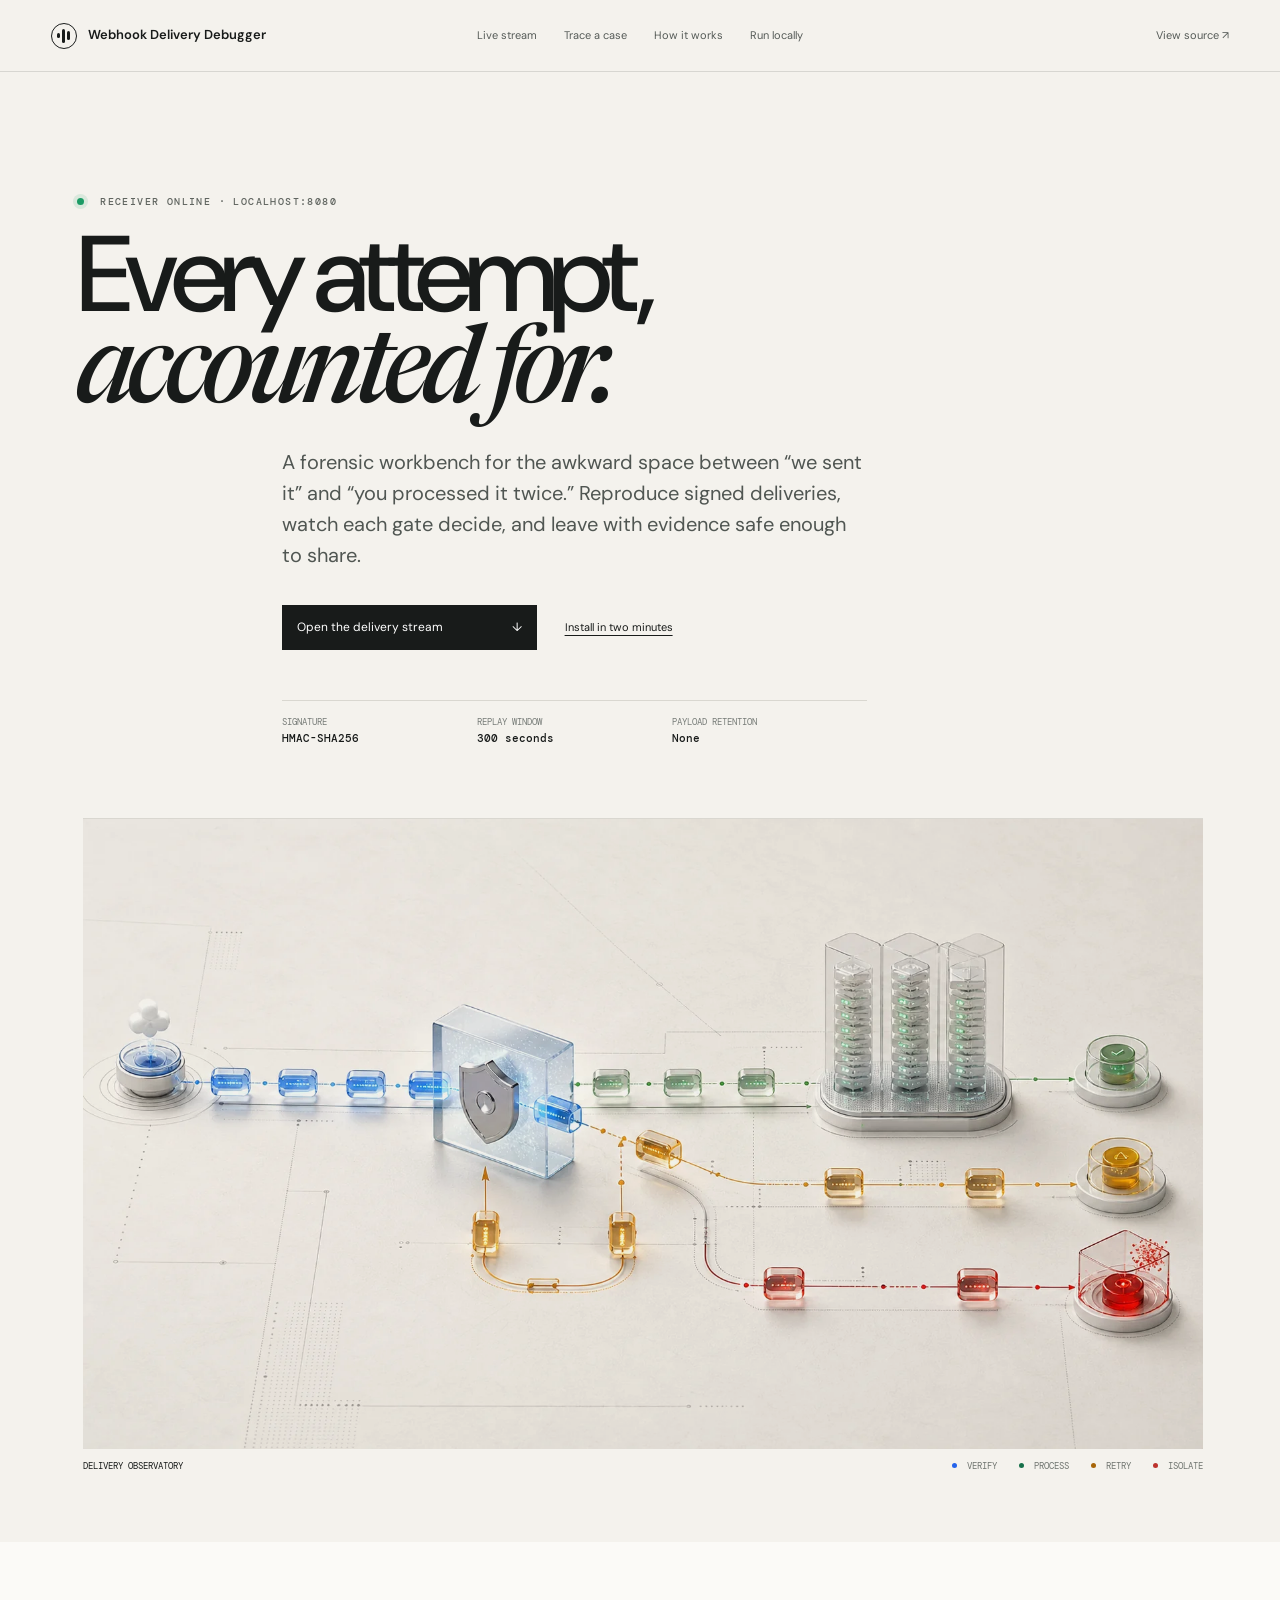
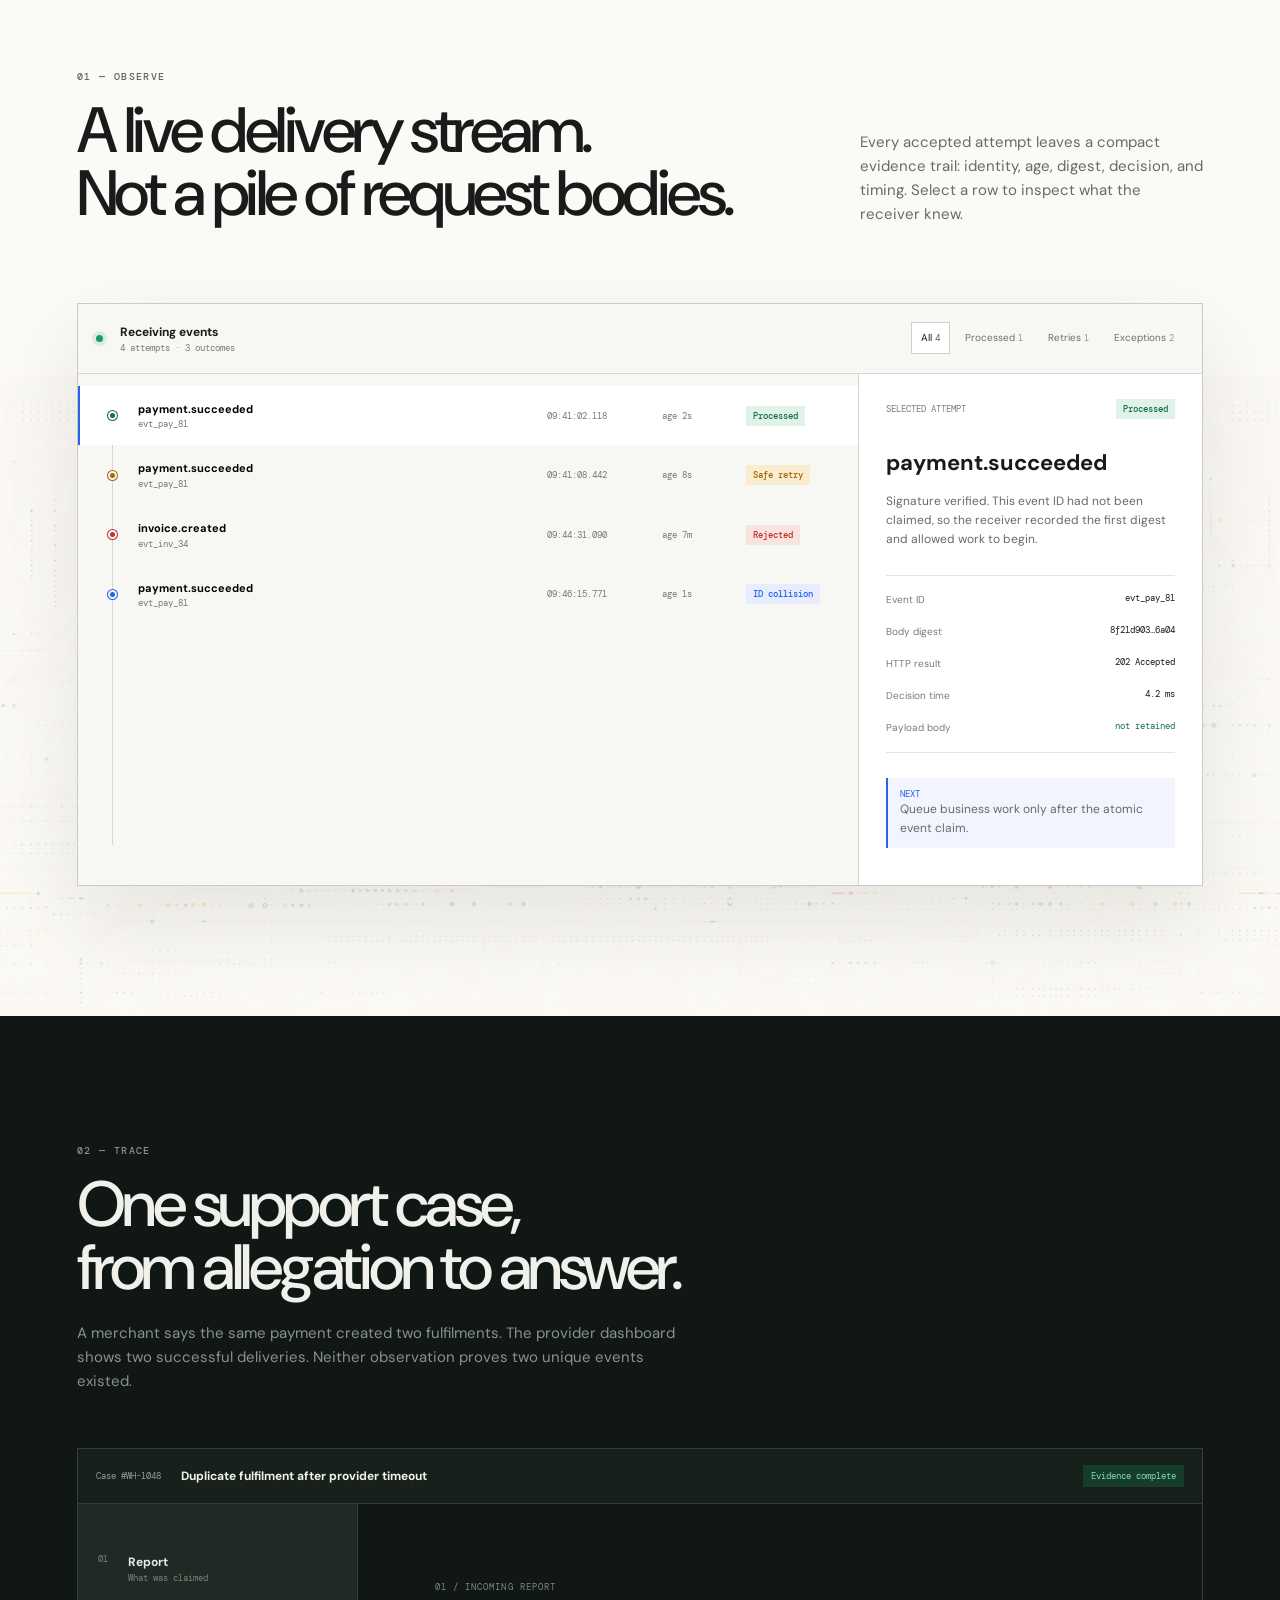
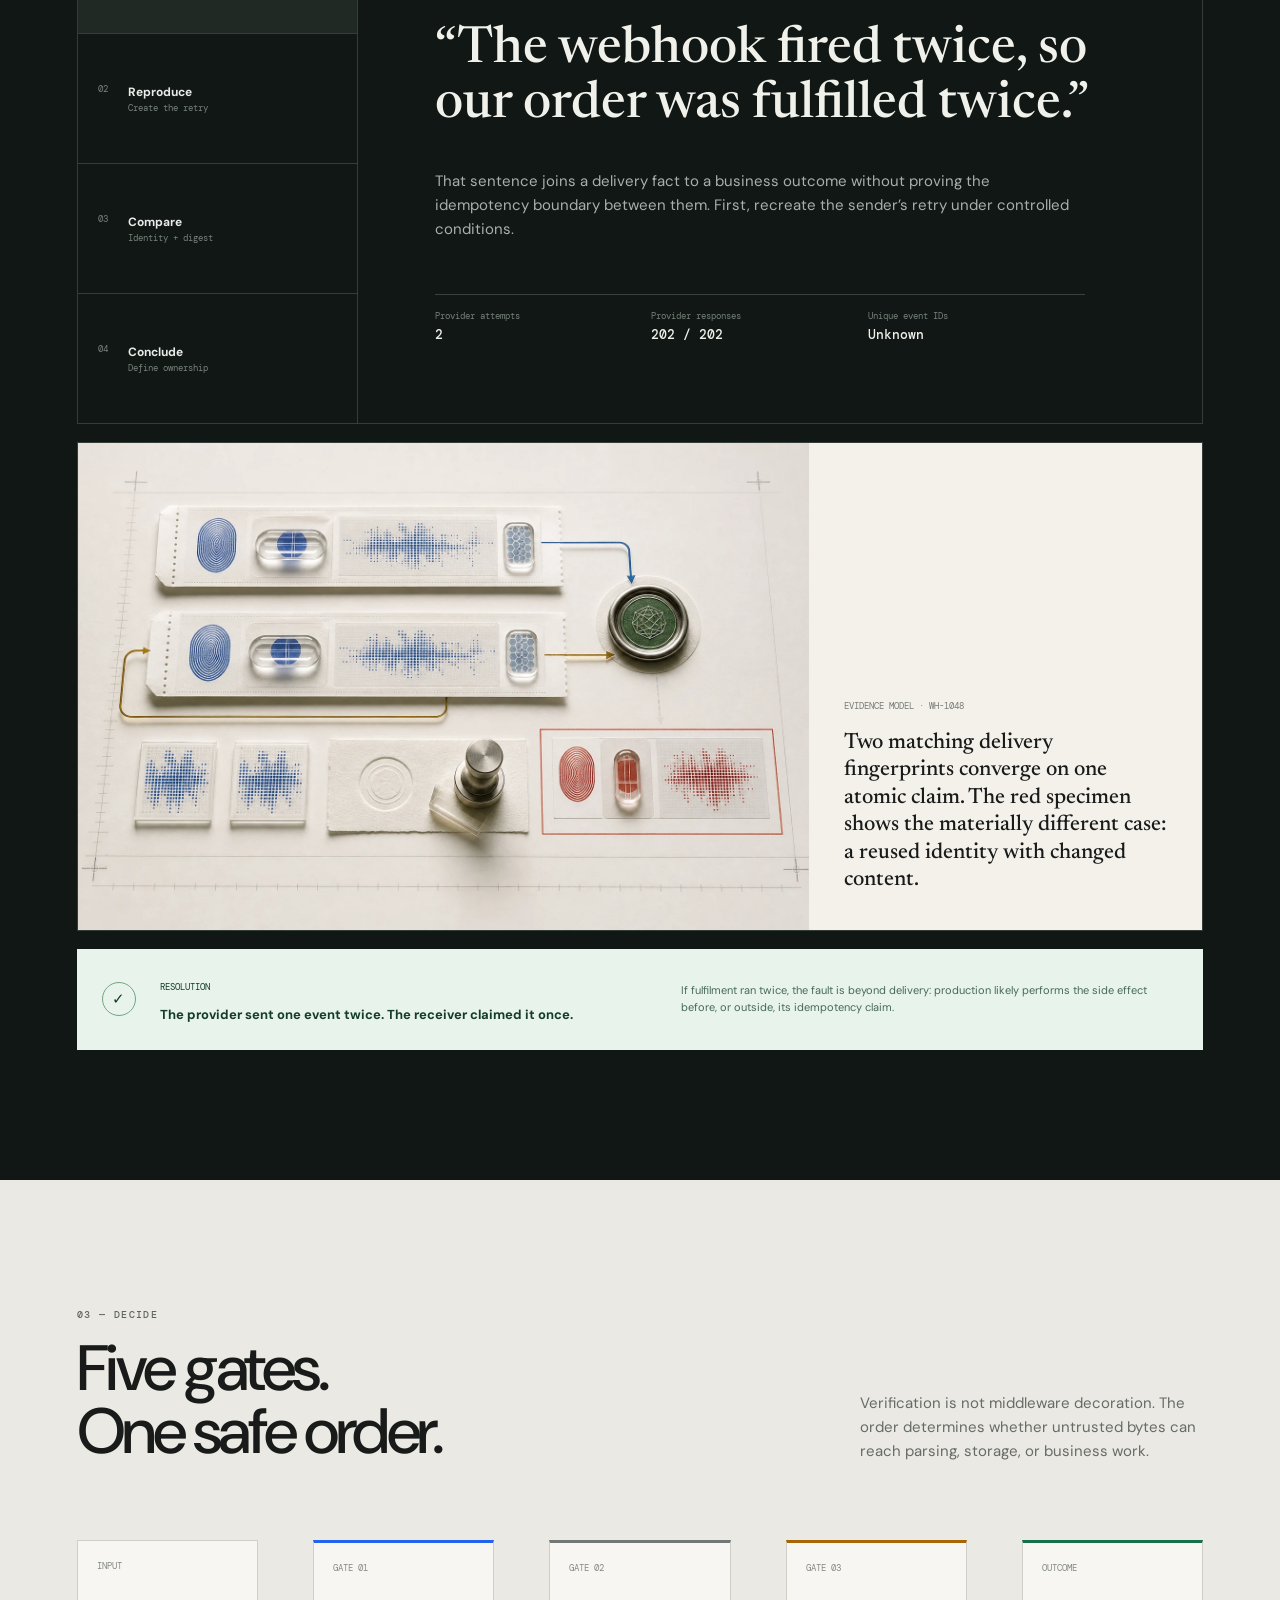
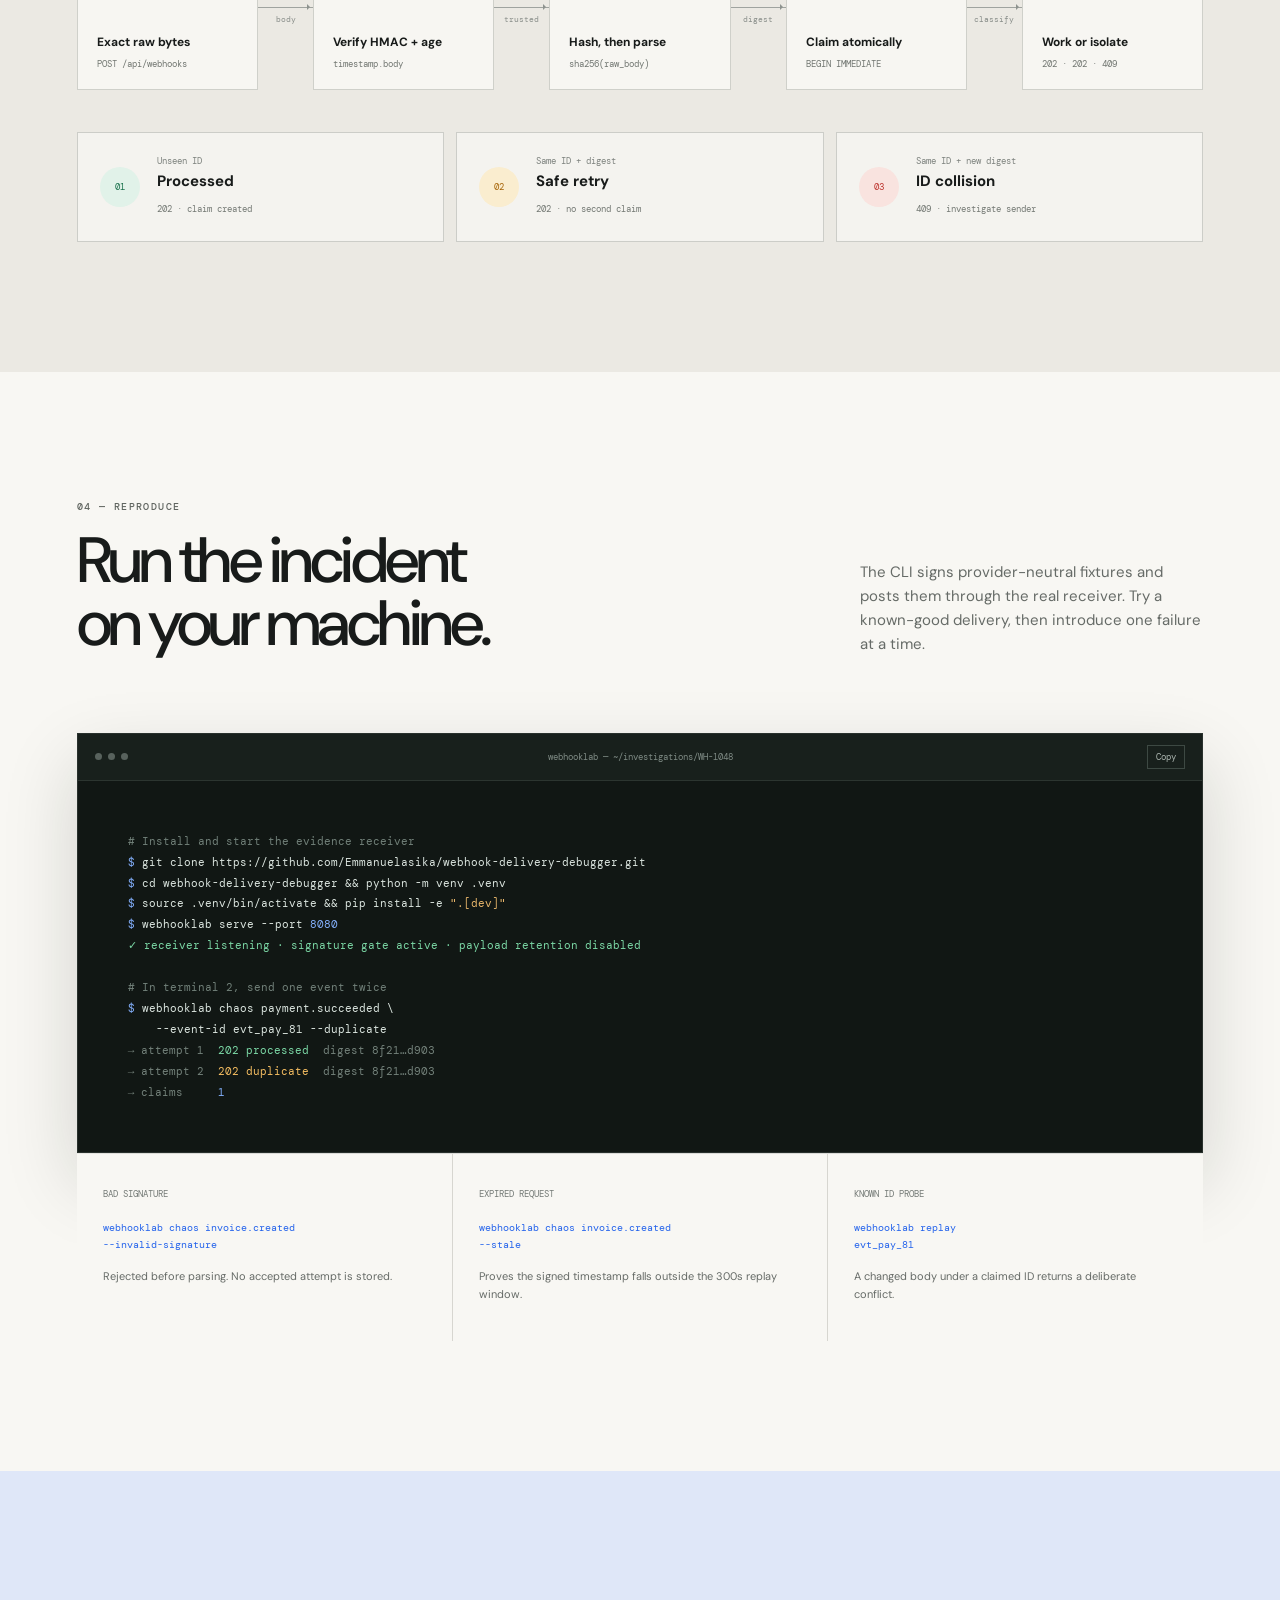
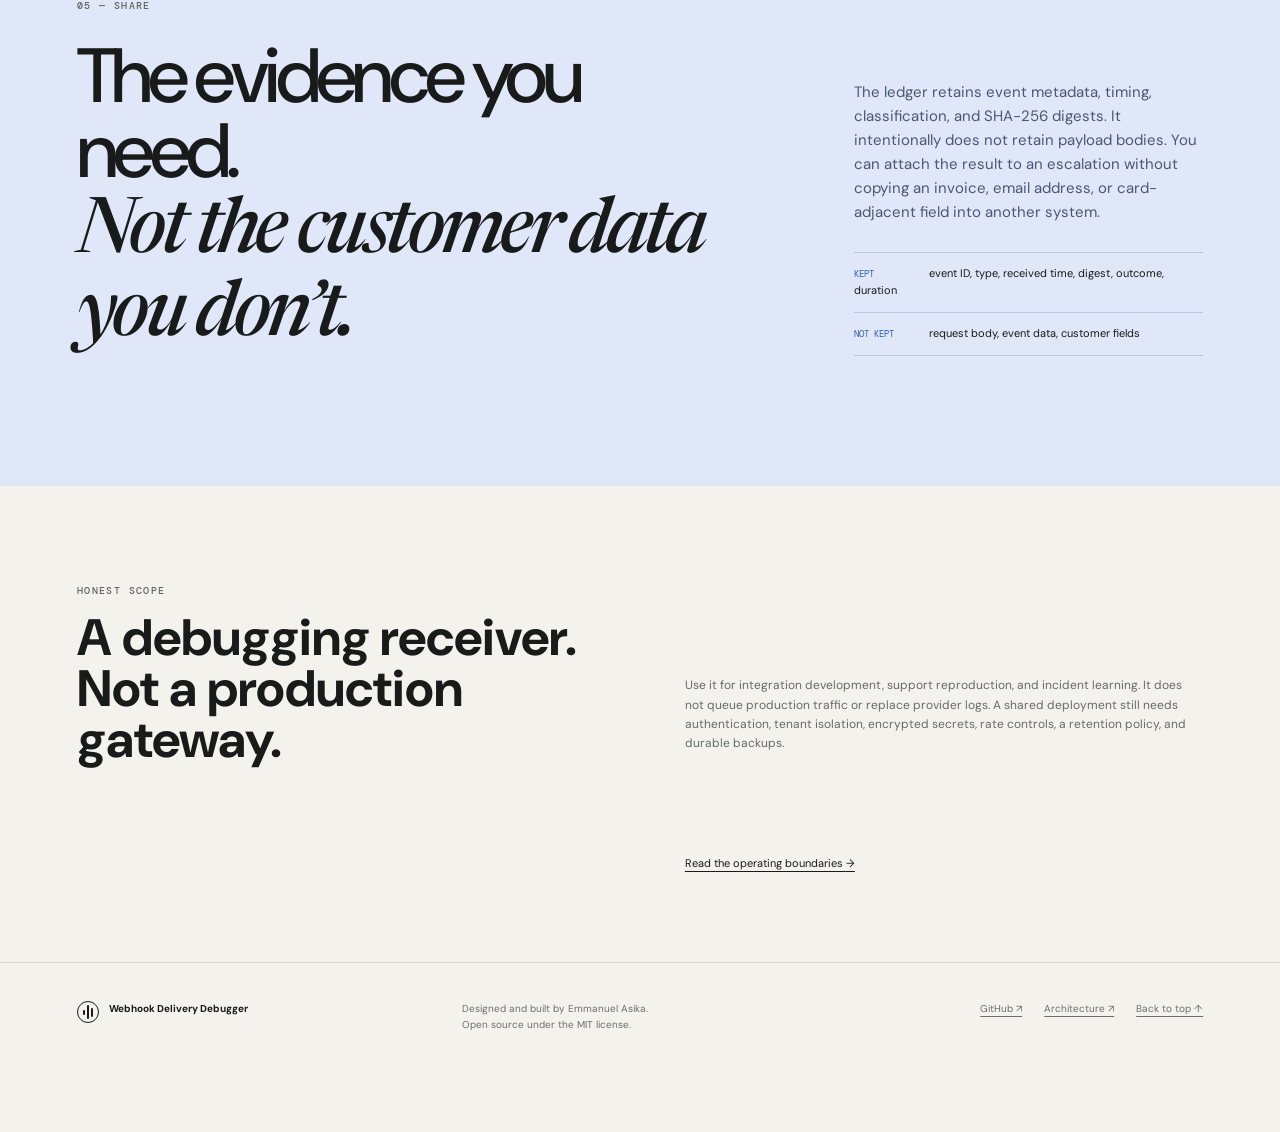
<file: docs/index.html>
<!doctype html>
<html lang="en">
<head>
  <meta charset="utf-8">
  <meta name="viewport" content="width=device-width,initial-scale=1">
  <meta name="description" content="A local webhook receiver for proving signature failures, retries, duplicate deliveries, and event-ID collisions without retaining payloads.">
  <meta name="theme-color" content="#f4f2ed">
  <meta property="og:title" content="Webhook Delivery Debugger — Every attempt, accounted for.">
  <meta property="og:description" content="Reproduce a webhook incident. Follow the signature gate, atomic claim, and evidence ledger.">
  <meta property="og:type" content="website">
  <meta property="og:image" content="https://emmanuelasika.github.io/webhook-delivery-debugger/assets/webhook-observatory.webp">
  <meta property="og:image:width" content="1672">
  <meta property="og:image:height" content="941">
  <meta name="twitter:card" content="summary_large_image">
  <title>Webhook Delivery Debugger — Every attempt, accounted for</title>
  <link rel="preconnect" href="https://fonts.googleapis.com">
  <link rel="preconnect" href="https://fonts.gstatic.com" crossorigin>
  <link rel="stylesheet" href="site.css">
</head>
<body>
  <a class="skip-link" href="#content">Skip to content</a>
  <header class="masthead">
    <a class="identity" href="#top" aria-label="Webhook Delivery Debugger, home">
      <span class="identity-mark" aria-hidden="true"><i></i><i></i><i></i></span>
      <span>Webhook Delivery Debugger</span>
    </a>
    <nav aria-label="Primary">
      <a href="#stream">Live stream</a>
      <a href="#trace">Trace a case</a>
      <a href="#architecture">How it works</a>
      <a href="#quickstart">Run locally</a>
    </nav>
    <a class="github-link" href="https://github.com/Emmanuelasika/webhook-delivery-debugger">View source <span aria-hidden="true">↗</span></a>
  </header>

  <main id="content">
    <section class="hero" id="top">
      <div class="hero-copy">
        <p class="eyebrow"><span class="pulse" aria-hidden="true"></span> Receiver online · localhost:8080</p>
        <h1>Every attempt,<br><em>accounted for.</em></h1>
        <p class="hero-lede">A forensic workbench for the awkward space between “we sent it” and “you processed it twice.” Reproduce signed deliveries, watch each gate decide, and leave with evidence safe enough to share.</p>
        <div class="hero-actions">
          <a class="primary-action" href="#stream">Open the delivery stream <span>↓</span></a>
          <a class="quiet-action" href="#quickstart">Install in two minutes</a>
        </div>
        <dl class="hero-facts">
          <div><dt>Signature</dt><dd>HMAC-SHA256</dd></div>
          <div><dt>Replay window</dt><dd>300 seconds</dd></div>
          <div><dt>Payload retention</dt><dd>None</dd></div>
        </dl>
      </div>
      <figure class="hero-art">
        <img src="assets/webhook-observatory.webp" width="1672" height="941" alt="Technical illustration of webhook events passing through a signature gate into processed, retry, and collision paths">
        <figcaption>
          <span>Delivery observatory</span>
          <span><i class="dot blue"></i> verify</span>
          <span><i class="dot green"></i> process</span>
          <span><i class="dot amber"></i> retry</span>
          <span><i class="dot red"></i> isolate</span>
        </figcaption>
      </figure>
    </section>

    <section class="stream-section" id="stream">
      <header class="section-heading split-heading">
        <div>
          <p class="index-label">01 — Observe</p>
          <h2>A live delivery stream.<br>Not a pile of request bodies.</h2>
        </div>
        <p>Every accepted attempt leaves a compact evidence trail: identity, age, digest, decision, and timing. Select a row to inspect what the receiver knew.</p>
      </header>

      <div class="observatory">
        <div class="stream-toolbar">
          <div class="stream-title"><span class="pulse"></span><b>Receiving events</b><small>4 attempts · 3 outcomes</small></div>
          <div class="filters" role="group" aria-label="Filter delivery outcomes">
            <button class="filter active" type="button" data-filter="all">All <span>4</span></button>
            <button class="filter" type="button" data-filter="processed">Processed <span>1</span></button>
            <button class="filter" type="button" data-filter="duplicate">Retries <span>1</span></button>
            <button class="filter" type="button" data-filter="exception">Exceptions <span>2</span></button>
          </div>
        </div>
        <div class="stream-shell">
          <div class="event-list" role="listbox" aria-label="Webhook delivery attempts">
            <button class="event-row selected" type="button" role="option" aria-selected="true" data-outcome="processed" data-detail="processed">
              <span class="timeline-node processed-node"></span>
              <span class="event-main"><b>payment.succeeded</b><code>evt_pay_81</code></span>
              <span class="event-time">09:41:02.118</span>
              <span class="event-age">age 2s</span>
              <span class="event-state state-processed">Processed</span>
            </button>
            <button class="event-row" type="button" role="option" aria-selected="false" data-outcome="duplicate" data-detail="duplicate">
              <span class="timeline-node duplicate-node"></span>
              <span class="event-main"><b>payment.succeeded</b><code>evt_pay_81</code></span>
              <span class="event-time">09:41:08.442</span>
              <span class="event-age">age 8s</span>
              <span class="event-state state-duplicate">Safe retry</span>
            </button>
            <button class="event-row" type="button" role="option" aria-selected="false" data-outcome="exception" data-detail="stale">
              <span class="timeline-node rejected-node"></span>
              <span class="event-main"><b>invoice.created</b><code>evt_inv_34</code></span>
              <span class="event-time">09:44:31.090</span>
              <span class="event-age">age 7m</span>
              <span class="event-state state-rejected">Rejected</span>
            </button>
            <button class="event-row" type="button" role="option" aria-selected="false" data-outcome="exception" data-detail="collision">
              <span class="timeline-node collision-node"></span>
              <span class="event-main"><b>payment.succeeded</b><code>evt_pay_81</code></span>
              <span class="event-time">09:46:15.771</span>
              <span class="event-age">age 1s</span>
              <span class="event-state state-collision">ID collision</span>
            </button>
          </div>
          <aside class="event-inspector" aria-live="polite">
            <div class="inspector-top">
              <p>Selected attempt</p>
              <span id="inspectStatus" class="state-processed">Processed</span>
            </div>
            <h3 id="inspectType">payment.succeeded</h3>
            <p id="inspectSummary">Signature verified. This event ID had not been claimed, so the receiver recorded the first digest and allowed work to begin.</p>
            <dl class="evidence-list">
              <div><dt>Event ID</dt><dd id="inspectId">evt_pay_81</dd></div>
              <div><dt>Body digest</dt><dd id="inspectDigest">8f21d903…6a04</dd></div>
              <div><dt>HTTP result</dt><dd id="inspectHttp">202 Accepted</dd></div>
              <div><dt>Decision time</dt><dd id="inspectDuration">4.2 ms</dd></div>
              <div><dt>Payload body</dt><dd class="safe-value">not retained</dd></div>
            </dl>
            <p class="inspector-note" id="inspectNote"><span>Next</span> Queue business work only after the atomic event claim.</p>
          </aside>
        </div>
      </div>
    </section>

    <section class="trace-section" id="trace">
      <header class="section-heading">
        <p class="index-label">02 — Trace</p>
        <h2>One support case,<br>from allegation to answer.</h2>
        <p class="wide-copy">A merchant says the same payment created two fulfilments. The provider dashboard shows two successful deliveries. Neither observation proves two unique events existed.</p>
      </header>

      <div class="case-header">
        <div><span>Case #WH-1048</span><strong>Duplicate fulfilment after provider timeout</strong></div>
        <span class="case-status">Evidence complete</span>
      </div>
      <div class="case-layout">
        <div class="case-rail" role="tablist" aria-label="Investigation stages">
          <button class="case-step active" type="button" role="tab" aria-selected="true" data-stage="report"><span>01</span><b>Report</b><small>What was claimed</small></button>
          <button class="case-step" type="button" role="tab" aria-selected="false" data-stage="reproduce"><span>02</span><b>Reproduce</b><small>Create the retry</small></button>
          <button class="case-step" type="button" role="tab" aria-selected="false" data-stage="compare"><span>03</span><b>Compare</b><small>Identity + digest</small></button>
          <button class="case-step" type="button" role="tab" aria-selected="false" data-stage="conclude"><span>04</span><b>Conclude</b><small>Define ownership</small></button>
        </div>
        <div class="case-stage" id="caseStage" aria-live="polite">
          <p class="stage-kicker">01 / Incoming report</p>
          <blockquote>“The webhook fired twice, so our order was fulfilled twice.”</blockquote>
          <p>That sentence joins a delivery fact to a business outcome without proving the idempotency boundary between them. First, recreate the sender’s retry under controlled conditions.</p>
          <div class="signal-grid">
            <div><span>Provider attempts</span><strong>2</strong></div>
            <div><span>Provider responses</span><strong>202 / 202</strong></div>
            <div><span>Unique event IDs</span><strong>Unknown</strong></div>
          </div>
        </div>
      </div>
      <figure class="evidence-figure">
        <img src="assets/delivery-evidence.webp" width="1536" height="1024" loading="lazy" alt="Forensic delivery evidence model showing two matching webhook attempts converging on one claim while a conflicting identity is isolated">
        <figcaption><span>Evidence model · WH-1048</span><p>Two matching delivery fingerprints converge on one atomic claim. The red specimen shows the materially different case: a reused identity with changed content.</p></figcaption>
      </figure>
      <div class="case-resolution">
        <span class="resolution-mark">✓</span>
        <div><p>Resolution</p><strong>The provider sent one event twice. The receiver claimed it once.</strong></div>
        <p>If fulfilment ran twice, the fault is beyond delivery: production likely performs the side effect before, or outside, its idempotency claim.</p>
      </div>
    </section>

    <section class="architecture-section" id="architecture">
      <header class="section-heading split-heading">
        <div><p class="index-label">03 — Decide</p><h2>Five gates.<br>One safe order.</h2></div>
        <p>Verification is not middleware decoration. The order determines whether untrusted bytes can reach parsing, storage, or business work.</p>
      </header>
      <div class="gate-map" aria-label="Webhook receiver decision pipeline">
        <article class="gate gate-input"><span>Input</span><b>Exact raw bytes</b><code>POST /api/webhooks</code></article>
        <div class="connector"><i></i><span>body</span></div>
        <article class="gate gate-verify"><span>Gate 01</span><b>Verify HMAC + age</b><code>timestamp.body</code></article>
        <div class="connector"><i></i><span>trusted</span></div>
        <article class="gate gate-hash"><span>Gate 02</span><b>Hash, then parse</b><code>sha256(raw_body)</code></article>
        <div class="connector"><i></i><span>digest</span></div>
        <article class="gate gate-claim"><span>Gate 03</span><b>Claim atomically</b><code>BEGIN IMMEDIATE</code></article>
        <div class="connector branch"><i></i><span>classify</span></div>
        <article class="gate gate-result"><span>Outcome</span><b>Work or isolate</b><code>202 · 202 · 409</code></article>
      </div>
      <div class="outcome-cards">
        <article><span class="outcome-icon processed-icon">01</span><div><p>Unseen ID</p><h3>Processed</h3><code>202 · claim created</code></div></article>
        <article><span class="outcome-icon duplicate-icon">02</span><div><p>Same ID + digest</p><h3>Safe retry</h3><code>202 · no second claim</code></div></article>
        <article><span class="outcome-icon collision-icon">03</span><div><p>Same ID + new digest</p><h3>ID collision</h3><code>409 · investigate sender</code></div></article>
      </div>
    </section>

    <section class="code-story" id="quickstart">
      <header class="section-heading split-heading">
        <div><p class="index-label">04 — Reproduce</p><h2>Run the incident<br>on your machine.</h2></div>
        <p>The CLI signs provider-neutral fixtures and posts them through the real receiver. Try a known-good delivery, then introduce one failure at a time.</p>
      </header>
      <div class="terminal-card">
        <div class="terminal-bar">
          <div><i></i><i></i><i></i></div>
          <span>webhooklab — ~/investigations/WH-1048</span>
          <button class="copy-button" type="button" data-copy aria-label="Copy quickstart commands">Copy</button>
        </div>
        <pre><code id="quickstartCode"><span class="comment"># Install and start the evidence receiver</span>
<span class="prompt">$</span> git clone https://github.com/Emmanuelasika/webhook-delivery-debugger.git
<span class="prompt">$</span> cd webhook-delivery-debugger && python -m venv .venv
<span class="prompt">$</span> source .venv/bin/activate && pip install -e <span class="string">".[dev]"</span>
<span class="prompt">$</span> webhooklab serve --port <span class="number">8080</span>
<span class="success">✓ receiver listening · signature gate active · payload retention disabled</span>

<span class="comment"># In terminal 2, send one event twice</span>
<span class="prompt">$</span> webhooklab chaos payment.succeeded \
    --event-id evt_pay_81 --duplicate
<span class="muted">→ attempt 1</span>  <span class="success">202 processed</span>  <span class="muted">digest 8f21…d903</span>
<span class="muted">→ attempt 2</span>  <span class="warning">202 duplicate</span>  <span class="muted">digest 8f21…d903</span>
<span class="muted">→ claims</span>     <span class="number">1</span></code></pre>
      </div>
      <div class="recipes">
        <article><span>Bad signature</span><code>webhooklab chaos invoice.created<br>--invalid-signature</code><p>Rejected before parsing. No accepted attempt is stored.</p></article>
        <article><span>Expired request</span><code>webhooklab chaos invoice.created<br>--stale</code><p>Proves the signed timestamp falls outside the 300s replay window.</p></article>
        <article><span>Known ID probe</span><code>webhooklab replay<br>evt_pay_81</code><p>A changed body under a claimed ID returns a deliberate conflict.</p></article>
      </div>
    </section>

    <section class="proof-section">
      <p class="index-label">05 — Share</p>
      <div class="proof-grid">
        <h2>The evidence you need.<br><em>Not the customer data you don’t.</em></h2>
        <div>
          <p>The ledger retains event metadata, timing, classification, and SHA-256 digests. It intentionally does not retain payload bodies. You can attach the result to an escalation without copying an invoice, email address, or card-adjacent field into another system.</p>
          <ul>
            <li><span>Kept</span> event ID, type, received time, digest, outcome, duration</li>
            <li><span>Not kept</span> request body, event data, customer fields</li>
          </ul>
        </div>
      </div>
    </section>

    <section class="scope-section">
      <div><p class="index-label">Honest scope</p><h2>A debugging receiver.<br>Not a production gateway.</h2></div>
      <p>Use it for integration development, support reproduction, and incident learning. It does not queue production traffic or replace provider logs. A shared deployment still needs authentication, tenant isolation, encrypted secrets, rate controls, a retention policy, and durable backups.</p>
      <a href="https://github.com/Emmanuelasika/webhook-delivery-debugger#what-this-lab-provesand-what-it-does-not">Read the operating boundaries <span>→</span></a>
    </section>
  </main>

  <footer>
    <div><span class="identity-mark small" aria-hidden="true"><i></i><i></i><i></i></span><strong>Webhook Delivery Debugger</strong></div>
    <p>Designed and built by Emmanuel Asika.<br>Open source under the MIT license.</p>
    <div class="footer-links"><a href="https://github.com/Emmanuelasika/webhook-delivery-debugger">GitHub ↗</a><a href="https://github.com/Emmanuelasika/webhook-delivery-debugger/blob/main/docs/architecture.md">Architecture ↗</a><a href="#top">Back to top ↑</a></div>
  </footer>

  <script>
    const details = {
      processed: {status:"Processed", state:"state-processed", type:"payment.succeeded", id:"evt_pay_81", digest:"8f21d903…6a04", http:"202 Accepted", duration:"4.2 ms", summary:"Signature verified. This event ID had not been claimed, so the receiver recorded the first digest and allowed work to begin.", note:"Queue business work only after the atomic event claim."},
      duplicate: {status:"Safe retry", state:"state-duplicate", type:"payment.succeeded", id:"evt_pay_81", digest:"8f21d903…6a04", http:"202 Accepted", duration:"2.8 ms", summary:"The ID and body digest match the original attempt. The retry was acknowledged, but it did not create another event claim.", note:"No action required. The transport retried; the receiver stayed idempotent."},
      stale: {status:"Rejected", state:"state-rejected", type:"invoice.created", id:"evt_inv_34", digest:"not calculated", http:"400 Bad Request", duration:"0.7 ms", summary:"The signed timestamp was older than the 300-second replay window. Rejection happened before event parsing or ledger storage.", note:"Check clock drift or a delayed sender queue. Do not widen tolerance casually."},
      collision: {status:"ID collision", state:"state-collision", type:"payment.succeeded", id:"evt_pay_81", digest:"9a72ce40…109c", http:"409 Conflict", duration:"3.1 ms", summary:"This ID was already claimed with digest 8f21d903…6a04. Different content under the same identity is isolated, not treated as a retry.", note:"Escalate to the sender with both digests. Do not process either version again."}
    };
    const inspectorFields = {
      inspectStatus: "status", inspectType: "type", inspectSummary: "summary", inspectId: "id",
      inspectDigest: "digest", inspectHttp: "http", inspectDuration: "duration"
    };
    document.querySelectorAll(".event-row").forEach(row => row.addEventListener("click", () => {
      document.querySelectorAll(".event-row").forEach(item => { item.classList.remove("selected"); item.setAttribute("aria-selected", "false"); });
      row.classList.add("selected"); row.setAttribute("aria-selected", "true");
      const detail = details[row.dataset.detail];
      Object.entries(inspectorFields).forEach(([element, key]) => document.getElementById(element).textContent = detail[key]);
      const status = document.getElementById("inspectStatus");
      status.className = detail.state;
      document.getElementById("inspectNote").innerHTML = `<span>Next</span> ${detail.note}`;
    }));
    document.querySelectorAll(".filter").forEach(button => button.addEventListener("click", () => {
      document.querySelectorAll(".filter").forEach(item => item.classList.remove("active"));
      button.classList.add("active");
      document.querySelectorAll(".event-row").forEach(row => {
        row.hidden = button.dataset.filter !== "all" && row.dataset.outcome !== button.dataset.filter;
      });
    }));
    const stages = {
      report: [`01 / Incoming report`, `“The webhook fired twice, so our order was fulfilled twice.”`, `That sentence joins a delivery fact to a business outcome without proving the idempotency boundary between them. First, recreate the sender’s retry under controlled conditions.`, ["Provider attempts","2","Provider responses","202 / 202","Unique event IDs","Unknown"]],
      reproduce: [`02 / Controlled reproduction`, `Send the exact same signed fixture twice.`, `The chaos command holds the event ID and raw body constant. The first attempt is processed; the second is classified as a safe retry.`, ["Attempt 1","Processed","Attempt 2","Duplicate","Atomic claims","1"]],
      compare: [`03 / Evidence comparison`, `Same identity. Same body. Two transport attempts.`, `Both attempts use evt_pay_81 and digest 8f21…d903. This is not an ID collision and it is not two provider events.`, ["Event IDs","Match","Body digests","Match","Business claims","1"]],
      conclude: [`04 / Ownership`, `Delivery behaved correctly. Investigate the side-effect boundary.`, `The receiver acknowledged both transport attempts while claiming the event once. If fulfilment ran twice, production work was not coupled to an atomic idempotency claim.`, ["Delivery defect","No","Receiver defect","No","Next owner","Application"]]
    };
    document.querySelectorAll(".case-step").forEach(button => button.addEventListener("click", () => {
      document.querySelectorAll(".case-step").forEach(item => { item.classList.remove("active"); item.setAttribute("aria-selected", "false"); });
      button.classList.add("active"); button.setAttribute("aria-selected", "true");
      const stage = stages[button.dataset.stage];
      document.getElementById("caseStage").innerHTML = `<p class="stage-kicker">${stage[0]}</p><blockquote>${stage[1]}</blockquote><p>${stage[2]}</p><div class="signal-grid"><div><span>${stage[3][0]}</span><strong>${stage[3][1]}</strong></div><div><span>${stage[3][2]}</span><strong>${stage[3][3]}</strong></div><div><span>${stage[3][4]}</span><strong>${stage[3][5]}</strong></div></div>`;
    }));
    document.querySelector("[data-copy]").addEventListener("click", async event => {
      const text = document.getElementById("quickstartCode").innerText;
      try { await navigator.clipboard.writeText(text); event.currentTarget.textContent = "Copied"; setTimeout(() => event.currentTarget.textContent = "Copy", 1400); }
      catch { event.currentTarget.textContent = "Select text"; }
    });
  </script>
</body>
</html>
</file>
<file: docs/site.css>
@import url("https://fonts.googleapis.com/css2?family=DM+Mono:wght@300;400;500&family=DM+Sans:opsz,wght@9..40,400;9..40,500;9..40,600&family=Newsreader:ital,opsz,wght@1,6..72,500&display=swap");

:root{
  --paper:#f4f2ed;--paper-light:#fbfaf7;--ink:#181b1a;--muted:#666b67;--hair:#d9d7d0;
  --panel:#eae8e2;--blue:#2463eb;--blue-soft:#e7edff;--green:#16704a;--green-soft:#e1f2e9;
  --amber:#a76508;--amber-soft:#faedcf;--red:#bd332d;--red-soft:#f9e3df;--dark:#111714;
  --sans:"DM Sans",Arial,sans-serif;--serif:"Newsreader",Georgia,serif;--mono:"DM Mono",monospace;
}
*{box-sizing:border-box}html{scroll-behavior:smooth}body{margin:0;background:var(--paper);color:var(--ink);font:15px/1.6 var(--sans);-webkit-font-smoothing:antialiased}button,a{font:inherit}a{color:inherit}.skip-link{position:fixed;left:16px;top:-50px;z-index:100;background:var(--ink);color:#fff;padding:8px 12px}.skip-link:focus{top:10px}
.masthead{position:sticky;top:0;z-index:20;height:72px;padding:0 clamp(22px,4vw,64px);display:grid;grid-template-columns:1fr auto 1fr;align-items:center;border-bottom:1px solid rgba(24,27,26,.13);background:rgba(244,242,237,.88);backdrop-filter:blur(18px)}
.identity{display:flex;align-items:center;gap:11px;text-decoration:none;font-size:13px;font-weight:600}.identity-mark{display:flex;align-items:center;gap:2px;width:26px;height:26px;padding:5px;border:1px solid var(--ink);border-radius:50%}.identity-mark i{display:block;width:3px;border-radius:4px;background:var(--ink);animation:signal 2.2s ease-in-out infinite}.identity-mark i:nth-child(1){height:5px}.identity-mark i:nth-child(2){height:14px;animation-delay:.15s}.identity-mark i:nth-child(3){height:9px;animation-delay:.3s}.identity-mark.small{width:22px;height:22px}.masthead nav{display:flex;gap:27px}.masthead nav a,.github-link{font-size:11px;text-decoration:none;color:#555b57}.masthead nav a:hover,.github-link:hover{color:var(--ink)}.github-link{justify-self:end}
main>section{padding-left:clamp(22px,6vw,94px);padding-right:clamp(22px,6vw,94px)}.hero{min-height:calc(100vh - 72px);padding-top:clamp(62px,9vw,125px);padding-bottom:70px;overflow:hidden}.hero-copy{position:relative;z-index:1;max-width:790px}.eyebrow,.index-label{font:500 10px/1 var(--mono);letter-spacing:.14em;text-transform:uppercase;color:#606560}.pulse{display:inline-block;width:7px;height:7px;margin-right:9px;border-radius:50%;background:#1c9b65;box-shadow:0 0 0 4px rgba(28,155,101,.12);animation:pulse 2s ease-in-out infinite}.hero h1{max-width:900px;margin:22px 0 25px;font-size:clamp(58px,8.4vw,128px);line-height:.84;letter-spacing:-.07em;font-weight:500}.hero h1 em,.proof-grid h2 em{font-family:var(--serif);font-weight:500}.hero-lede{max-width:640px;margin-left:min(16vw,210px);color:#505652;font-size:clamp(16px,1.6vw,20px);line-height:1.55}.hero-actions{display:flex;align-items:center;gap:28px;margin:34px 0 50px min(16vw,210px)}.primary-action{display:flex;justify-content:space-between;gap:38px;min-width:255px;padding:13px 15px;background:var(--ink);color:#fff;text-decoration:none;font-size:12px}.quiet-action{font-size:11px;text-underline-offset:4px}.hero-facts{display:grid;grid-template-columns:repeat(3,1fr);max-width:600px;margin:0 0 0 min(16vw,210px);padding:0;border-top:1px solid var(--hair)}.hero-facts div{padding:15px 18px 0 0}.hero-facts dt{font:9px var(--mono);text-transform:uppercase;color:#777c78}.hero-facts dd{margin:3px 0;font:500 11px var(--mono)}
.hero-art{position:relative;width:min(1120px,92vw);margin:70px 0 0 auto;border-top:1px solid var(--hair)}.hero-art img{display:block;width:100%;height:auto;mix-blend-mode:multiply}.hero-art figcaption{display:flex;gap:22px;padding-top:11px;font:9px var(--mono);text-transform:uppercase;color:#707570}.hero-art figcaption span:first-child{margin-right:auto;color:var(--ink)}.dot{display:inline-block;width:5px;height:5px;margin:0 5px 1px 0;border-radius:50%}.blue{background:var(--blue)}.green{background:var(--green)}.amber{background:var(--amber)}.red{background:var(--red)}
.stream-section,.trace-section,.architecture-section,.code-story,.proof-section{padding-top:120px;padding-bottom:130px}.stream-section{background:var(--paper-light)}.section-heading{max-width:900px;margin-bottom:55px}.section-heading h2{margin:18px 0 22px;font-size:clamp(42px,5vw,76px);font-weight:500;line-height:.98;letter-spacing:-.055em}.section-heading>p:last-child{max-width:620px;color:var(--muted)}.split-heading{display:grid;grid-template-columns:minmax(0,1.35fr) minmax(280px,.65fr);gap:70px;max-width:none;align-items:end}.split-heading>p:last-child{padding-bottom:7px}
.observatory{border:1px solid #cacbc6;background:#f7f7f4;box-shadow:0 35px 80px rgba(24,27,26,.09)}.stream-toolbar{min-height:70px;display:flex;align-items:center;justify-content:space-between;padding:13px 18px;border-bottom:1px solid #d5d7d2}.stream-title{display:grid;grid-template-columns:auto auto;align-items:center;column-gap:8px}.stream-title .pulse{grid-row:1/3}.stream-title b{font-size:12px}.stream-title small{font:9px var(--mono);color:#777d79}.filters{display:flex;gap:5px}.filter{border:1px solid transparent;background:transparent;padding:7px 9px;color:#6b716d;font-size:10px;cursor:pointer}.filter span{font:9px var(--mono);opacity:.7}.filter:hover,.filter.active{border-color:#cfd1cd;background:#fff;color:var(--ink)}.stream-shell{display:grid;grid-template-columns:minmax(0,1.5fr) minmax(300px,.66fr)}.event-list{position:relative;padding:12px 0;border-right:1px solid #d5d7d2}.event-list:before{content:"";position:absolute;left:34px;top:40px;bottom:40px;width:1px;background:#d6d8d3}.event-row{position:relative;width:100%;display:grid;grid-template-columns:32px minmax(160px,1fr) 105px 74px 96px;gap:10px;align-items:center;padding:15px 16px;border:0;border-left:2px solid transparent;background:transparent;text-align:left;cursor:pointer}.event-row:hover{background:#efefeb}.event-row.selected{border-left-color:var(--blue);background:#fff}.timeline-node{z-index:1;width:9px;height:9px;margin-left:12px;border:2px solid #f7f7f4;border-radius:50%;box-shadow:0 0 0 1px currentColor}.processed-node{color:var(--green);background:var(--green)}.duplicate-node{color:var(--amber);background:var(--amber)}.rejected-node{color:var(--red);background:var(--red)}.collision-node{color:var(--blue);background:var(--blue)}.event-main{display:flex;flex-direction:column}.event-main b{font-size:11px}.event-main code,.event-time,.event-age{font:9px var(--mono);color:#737974}.event-state,#inspectStatus{justify-self:start;padding:4px 7px;font:500 9px var(--mono)}.state-processed{background:var(--green-soft);color:var(--green)}.state-duplicate{background:var(--amber-soft);color:var(--amber)}.state-rejected{background:var(--red-soft);color:var(--red)}.state-collision{background:var(--blue-soft);color:var(--blue)}.event-inspector{padding:25px 27px;background:#fff}.inspector-top{display:flex;justify-content:space-between;align-items:center}.inspector-top p{margin:0;font:9px var(--mono);text-transform:uppercase;color:#787d79}.event-inspector h3{margin:26px 0 8px;font-size:22px}.event-inspector>p{font-size:12px;color:var(--muted)}.evidence-list{margin:25px 0;padding:8px 0;border-top:1px solid #e2e3df;border-bottom:1px solid #e2e3df}.evidence-list div{display:flex;justify-content:space-between;gap:20px;padding:8px 0}.evidence-list dt{font-size:10px;color:#777c78}.evidence-list dd{margin:0;font:9px var(--mono)}.safe-value{color:var(--green)}.inspector-note{padding:10px 12px;border-left:2px solid var(--blue);background:#f2f5ff}.inspector-note span{display:block;font:9px var(--mono);text-transform:uppercase;color:var(--blue)}
.trace-section{background:var(--dark);color:#f1f1ec}.trace-section .index-label,.trace-section .section-heading>p:last-child{color:#89928d}.case-header{display:flex;justify-content:space-between;align-items:center;padding:16px 18px;border:1px solid #343d38;background:#18201c}.case-header div{display:flex;gap:20px;align-items:center}.case-header span{font:9px var(--mono);color:#929b96}.case-header strong{font-size:12px}.case-status{padding:5px 8px;background:#183c2b!important;color:#7ee2ac!important}.case-layout{display:grid;grid-template-columns:280px 1fr;min-height:480px;border:1px solid #343d38;border-top:0}.case-rail{display:flex;flex-direction:column;border-right:1px solid #343d38}.case-step{flex:1;display:grid;grid-template-columns:30px 1fr;text-align:left;align-content:center;padding:20px;border:0;border-bottom:1px solid #343d38;background:transparent;color:#e8ebe8;cursor:pointer}.case-step:last-child{border-bottom:0}.case-step:hover{background:#18201c}.case-step.active{background:#202923}.case-step>span{grid-row:1/3;font:9px var(--mono);color:#78827c}.case-step b{font-size:12px}.case-step small{font:9px var(--mono);color:#78827c}.case-stage{display:flex;flex-direction:column;justify-content:center;padding:clamp(35px,6vw,90px)}.stage-kicker{margin:0 0 30px;font:9px var(--mono);letter-spacing:.12em;text-transform:uppercase;color:#7b8981}.case-stage blockquote{max-width:720px;margin:0 0 20px;font:500 clamp(30px,4vw,58px)/1.08 var(--serif)}.case-stage>p:not(.stage-kicker){max-width:650px;color:#a9b0ac}.signal-grid{display:grid;grid-template-columns:repeat(3,1fr);max-width:650px;margin-top:38px;border-top:1px solid #39423d}.signal-grid div{padding:15px 10px 0 0}.signal-grid span{display:block;font:9px var(--mono);color:#77817b}.signal-grid strong{font:500 13px var(--mono)}.case-resolution{display:grid;grid-template-columns:auto 1fr 1fr;gap:24px;align-items:center;margin-top:18px;padding:22px 25px;background:#e7f3eb;color:#143c29}.resolution-mark{display:grid;place-items:center;width:34px;height:34px;border:1px solid #70a787;border-radius:50%}.case-resolution div p{font:9px var(--mono);text-transform:uppercase}.case-resolution strong{font-size:13px}.case-resolution>p{font-size:11px;color:#476a57}
.architecture-section{background:#ebe9e3}.gate-map{display:grid;grid-template-columns:1fr 55px 1fr 55px 1fr 55px 1fr 55px 1fr;align-items:center}.gate{min-height:150px;padding:19px;border:1px solid #cfd0ca;background:#f7f6f2;display:flex;flex-direction:column}.gate span{font:9px var(--mono);text-transform:uppercase;color:#858985}.gate b{margin-top:auto;font-size:12px}.gate code{margin-top:6px;font:9px var(--mono);color:#727772}.gate-verify{border-top:3px solid var(--blue)}.gate-hash{border-top:3px solid #717875}.gate-claim{border-top:3px solid var(--amber)}.gate-result{border-top:3px solid var(--green)}.connector{display:flex;flex-direction:column;align-items:center}.connector i{position:relative;width:100%;height:1px;background:#9fa39f}.connector i:after{content:"";position:absolute;right:0;top:-3px;border:3px solid transparent;border-left-color:#8e938f}.connector span{margin-top:6px;font:8px var(--mono);color:#888d89}.outcome-cards{display:grid;grid-template-columns:repeat(3,1fr);gap:12px;margin-top:42px}.outcome-cards article{display:flex;gap:17px;align-items:center;padding:22px;border:1px solid #cccdc8;background:#f4f3ef}.outcome-icon{display:grid;place-items:center;width:40px;height:40px;border-radius:50%;font:9px var(--mono)}.processed-icon{background:var(--green-soft);color:var(--green)}.duplicate-icon{background:var(--amber-soft);color:var(--amber)}.collision-icon{background:var(--red-soft);color:var(--red)}.outcome-cards p{margin:0;font:9px var(--mono);color:#7d827e}.outcome-cards h3{margin:2px 0;font-size:15px}.outcome-cards code{font:9px var(--mono);color:#737873}
.code-story{background:#f8f7f3}.terminal-card{overflow:hidden;border:1px solid #29312d;background:#111714;color:#dbe5df;box-shadow:0 30px 70px rgba(17,23,20,.16)}.terminal-bar{height:47px;display:grid;grid-template-columns:1fr auto 1fr;align-items:center;padding:0 17px;border-bottom:1px solid #2c3530;background:#18201c}.terminal-bar>div{display:flex;gap:6px}.terminal-bar i{width:7px;height:7px;border-radius:50%;background:#58625d}.terminal-bar span{font:9px var(--mono);color:#7f8b85}.copy-button{justify-self:end;border:1px solid #3d4943;background:transparent;color:#acb6b0;padding:5px 8px;font:9px var(--mono);cursor:pointer}.copy-button:hover{background:#29342e;color:#fff}.terminal-card pre{margin:0;padding:clamp(24px,4vw,50px);overflow:auto;font:11px/1.9 var(--mono);tab-size:2}.terminal-card code{font:inherit;white-space:pre}.comment{color:#718079}.prompt,.number{color:#82aef9}.string{color:#e6b56a}.success{color:#7bd7a5}.warning{color:#f4bd61}.muted{color:#73817a}.recipes{display:grid;grid-template-columns:repeat(3,1fr);gap:1px;margin-top:1px;background:#d7d6d0}.recipes article{padding:26px;background:#f8f7f3}.recipes span{font:9px var(--mono);text-transform:uppercase;color:#747a76}.recipes code{display:block;margin:15px 0;font:10px/1.7 var(--mono);color:var(--blue)}.recipes p{font-size:11px;color:var(--muted)}
.proof-section{background:#dfe7f8}.proof-grid{display:grid;grid-template-columns:1.3fr .7fr;gap:10vw;align-items:end}.proof-grid h2{margin:18px 0 0;font-size:clamp(43px,6vw,88px);font-weight:500;line-height:.98;letter-spacing:-.06em}.proof-grid>div>p{color:#4c5872}.proof-grid ul{list-style:none;margin:28px 0 0;padding:0;border-top:1px solid #bac6df}.proof-grid li{padding:12px 0;border-bottom:1px solid #bac6df;font-size:11px}.proof-grid li span{display:inline-block;width:72px;font:9px var(--mono);text-transform:uppercase;color:#315eaf}.scope-section{display:grid;grid-template-columns:1fr 1fr;gap:7vw;align-items:end;padding-top:90px;padding-bottom:90px}.scope-section h2{margin:16px 0 0;font-size:clamp(34px,4vw,58px);line-height:1}.scope-section>p{font-size:12px;color:var(--muted)}.scope-section>a{grid-column:2;font-size:11px;text-underline-offset:4px}
footer{min-height:170px;display:grid;grid-template-columns:1fr 1fr 1fr;gap:30px;padding:38px clamp(22px,6vw,94px);border-top:1px solid var(--hair);font-size:10px;color:#6a6f6b}footer>div:first-child{display:flex;align-items:flex-start;gap:10px;color:var(--ink)}footer p{margin:0}.footer-links{display:flex;justify-content:flex-end;gap:22px}.footer-links a{text-underline-offset:4px}
[hidden]{display:none!important}@keyframes pulse{50%{opacity:.45;box-shadow:0 0 0 7px rgba(28,155,101,0)}}@keyframes signal{50%{transform:scaleY(.65);opacity:.65}}
@media(prefers-reduced-motion:reduce){html{scroll-behavior:auto}.pulse,.identity-mark i{animation:none}}
@media(max-width:1000px){.masthead{grid-template-columns:1fr auto}.masthead nav{display:none}.hero-lede,.hero-actions,.hero-facts{margin-left:0}.stream-shell{grid-template-columns:1fr}.event-list{border-right:0;border-bottom:1px solid #d5d7d2}.event-inspector{min-height:360px}.gate-map{grid-template-columns:1fr}.connector{height:45px}.connector i{width:1px;height:100%}.connector i:after{right:-3px;top:auto;bottom:0;border-left-color:transparent;border-top-color:#8e938f}.outcome-cards{grid-template-columns:1fr}.proof-grid{grid-template-columns:1fr;gap:50px}}
@media(max-width:720px){.masthead{height:62px;padding:0 18px}.identity{font-size:11px}.github-link{font-size:10px}.hero{min-height:auto;padding-top:70px}.hero h1{font-size:clamp(54px,18vw,86px)}.hero-actions{align-items:flex-start;flex-direction:column;gap:16px}.hero-facts{grid-template-columns:1fr}.hero-art{width:110%;margin-left:-5%}.hero-art figcaption span:not(:first-child){display:none}.stream-section,.trace-section,.architecture-section,.code-story,.proof-section{padding-top:85px;padding-bottom:90px}.split-heading{grid-template-columns:1fr;gap:12px}.stream-toolbar{align-items:flex-start;flex-direction:column;gap:15px}.filters{width:100%;overflow:auto}.event-row{grid-template-columns:28px 1fr auto}.event-time,.event-age{display:none}.event-state{justify-self:end}.case-header{align-items:flex-start;gap:12px}.case-header div{align-items:flex-start;flex-direction:column;gap:3px}.case-layout{grid-template-columns:1fr}.case-rail{display:grid;grid-template-columns:repeat(4,1fr);border-right:0;border-bottom:1px solid #343d38}.case-step{display:block;padding:13px 8px;border-right:1px solid #343d38;border-bottom:0}.case-step span{display:block}.case-step small{display:none}.case-stage{padding:40px 24px;min-height:440px}.signal-grid{grid-template-columns:1fr}.case-resolution{grid-template-columns:auto 1fr}.case-resolution>p{grid-column:1/3}.recipes{grid-template-columns:1fr}.proof-grid h2{font-size:48px}.scope-section{grid-template-columns:1fr;gap:30px}.scope-section>a{grid-column:1}footer{grid-template-columns:1fr;min-height:auto}.footer-links{justify-content:flex-start;flex-wrap:wrap}}

.stream-section{position:relative}.stream-section:before{content:"";position:absolute;inset:0;background:url("assets/packet-field.webp") center bottom/100% auto no-repeat;mix-blend-mode:multiply;opacity:.22;pointer-events:none}.stream-section>*{position:relative}.evidence-figure{display:grid;grid-template-columns:minmax(0,1.3fr) minmax(240px,.7fr);margin:18px 0 0;border:1px solid #343d38;background:#f4f1eb;color:var(--ink)}.evidence-figure img{display:block;width:100%;height:100%;max-height:610px;object-fit:cover}.evidence-figure figcaption{display:flex;flex-direction:column;justify-content:flex-end;padding:35px}.evidence-figure figcaption span{font:9px var(--mono);text-transform:uppercase;color:#777b77}.evidence-figure figcaption p{margin:18px 0 0;font:500 22px/1.25 var(--serif)}
@media(max-width:720px){.evidence-figure{grid-template-columns:1fr}.evidence-figure figcaption{padding:24px}}
</file>
